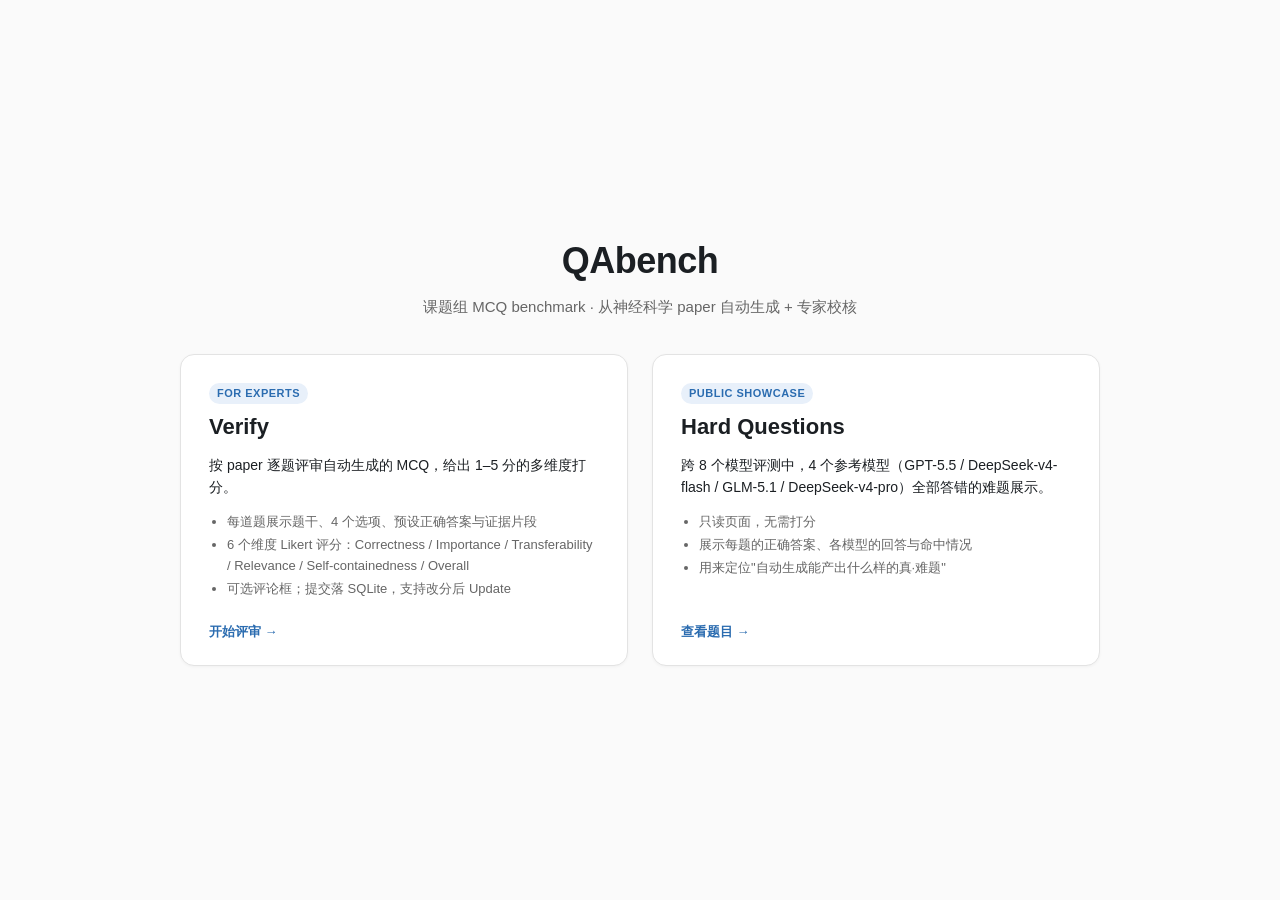
<file: frontend/index.html>
<!DOCTYPE html>
<html lang="zh-CN">
<head>
  <meta charset="UTF-8">
  <title>QAbench</title>
  <meta name="viewport" content="width=device-width, initial-scale=1">
  <link rel="stylesheet" href="css/style.css">
</head>
<body>
  <main class="landing">
    <header class="landing-header">
      <h1>QAbench</h1>
      <p class="landing-sub">课题组 MCQ benchmark · 从神经科学 paper 自动生成 + 专家校核</p>
    </header>

    <div class="landing-cards">
      <a class="landing-card" href="verify.html">
        <div class="landing-card-head">
          <span class="landing-card-tag">For experts</span>
          <h2>Verify</h2>
        </div>
        <p class="landing-card-lede">按 paper 逐题评审自动生成的 MCQ，给出 1–5 分的多维度打分。</p>
        <ul class="landing-card-list">
          <li>每道题展示题干、4 个选项、预设正确答案与证据片段</li>
          <li>6 个维度 Likert 评分：Correctness / Importance / Transferability / Relevance / Self-containedness / Overall</li>
          <li>可选评论框；提交落 SQLite，支持改分后 Update</li>
        </ul>
        <span class="landing-card-cta">开始评审 →</span>
      </a>

      <a class="landing-card" href="hard.html">
        <div class="landing-card-head">
          <span class="landing-card-tag">Public showcase</span>
          <h2>Hard Questions</h2>
        </div>
        <p class="landing-card-lede">跨 8 个模型评测中，4 个参考模型（GPT-5.5 / DeepSeek-v4-flash / GLM-5.1 / DeepSeek-v4-pro）全部答错的难题展示。</p>
        <ul class="landing-card-list">
          <li>只读页面，无需打分</li>
          <li>展示每题的正确答案、各模型的回答与命中情况</li>
          <li>用来定位"自动生成能产出什么样的真·难题"</li>
        </ul>
        <span class="landing-card-cta">查看题目 →</span>
      </a>
    </div>
  </main>
</body>
</html>
</file>
<file: frontend/css/style.css>
:root {
  --fg: #1b1f23;
  --fg-muted: #666;
  --bg: #fafafa;
  --card-bg: #fff;
  --border: #e3e3e3;
  --accent: #2b6cb0;
  --accent-weak: #e8f0fa;
  --correct: #2e7d32;
  --correct-weak: #e8f5e9;
  --ref-chip: #c53030;
  --ref-chip-weak: #ffeaea;
  --other-chip: #666;
  --other-chip-weak: #f0f0f0;
}

* { box-sizing: border-box; }

html, body {
  margin: 0;
  padding: 0;
  font-family: -apple-system, BlinkMacSystemFont, "Segoe UI", Roboto, "Helvetica Neue", Arial, sans-serif;
  color: var(--fg);
  background: var(--bg);
  font-size: 15px;
  line-height: 1.5;
}

a { color: var(--accent); }

/* ============================================================= landing */
.landing {
  min-height: 100vh;
  display: flex;
  flex-direction: column;
  align-items: center;
  justify-content: center;
  gap: 36px;
  padding: 48px 24px;
  box-sizing: border-box;
}

.landing-header {
  text-align: center;
  max-width: 720px;
}
.landing-header h1 {
  margin: 0 0 8px;
  font-size: 36px;
  letter-spacing: -0.5px;
}
.landing-sub {
  margin: 0;
  color: var(--fg-muted);
  font-size: 15px;
}

.landing-cards {
  display: grid;
  grid-template-columns: repeat(auto-fit, minmax(320px, 1fr));
  gap: 24px;
  width: 100%;
  max-width: 920px;
}

.landing-card {
  display: flex;
  flex-direction: column;
  gap: 12px;
  padding: 28px 28px 24px;
  background: var(--card-bg);
  border: 1px solid var(--border);
  border-radius: 14px;
  text-decoration: none;
  color: var(--fg);
  box-shadow: 0 1px 3px rgba(0,0,0,0.04);
  transition: transform 0.12s ease, box-shadow 0.12s ease, border-color 0.12s ease;
}
.landing-card:hover {
  transform: translateY(-2px);
  box-shadow: 0 6px 18px rgba(0,0,0,0.08);
  border-color: var(--accent);
}

.landing-card-head {
  display: flex;
  flex-direction: column;
  gap: 6px;
}
.landing-card-tag {
  display: inline-block;
  width: fit-content;
  font-size: 11px;
  font-weight: 600;
  letter-spacing: 0.5px;
  text-transform: uppercase;
  color: var(--accent);
  background: var(--accent-weak);
  padding: 2px 8px;
  border-radius: 999px;
}
.landing-card h2 {
  margin: 0;
  font-size: 22px;
  font-weight: 700;
}

.landing-card-lede {
  margin: 0;
  color: var(--fg);
  font-size: 14px;
  line-height: 1.55;
}

.landing-card-list {
  margin: 2px 0 0;
  padding: 0 0 0 18px;
  color: var(--fg-muted);
  font-size: 13px;
  line-height: 1.6;
}
.landing-card-list li { margin-bottom: 2px; }

.landing-card-cta {
  margin-top: auto;
  padding-top: 8px;
  font-size: 13px;
  font-weight: 600;
  color: var(--accent);
}

/* Legacy .btn used elsewhere; keep for back-compat */
.landing a.btn {
  display: block;
  padding: 48px 64px;
  background: var(--card-bg);
  border: 1px solid var(--border);
  border-radius: 12px;
  text-decoration: none;
  color: var(--fg);
  font-size: 20px;
  font-weight: 600;
  box-shadow: 0 1px 3px rgba(0,0,0,0.04);
  transition: transform 0.1s, box-shadow 0.1s;
}

.landing a.btn:hover {
  transform: translateY(-2px);
  box-shadow: 0 4px 12px rgba(0,0,0,0.08);
}

/* ============================================================= common */
.page {
  max-width: 1000px;
  margin: 0 auto;
  padding: 24px 20px 80px;
}

.banner {
  background: var(--accent-weak);
  border-left: 3px solid var(--accent);
  padding: 10px 14px;
  margin-bottom: 20px;
  border-radius: 4px;
  font-size: 14px;
  color: var(--fg);
}

h1 { font-size: 22px; margin: 0 0 16px; }
h2 { font-size: 16px; margin: 24px 0 8px; }

/* ============================================================= filters */
.filters {
  display: flex;
  flex-wrap: wrap;
  gap: 12px;
  padding: 12px;
  background: var(--card-bg);
  border: 1px solid var(--border);
  border-radius: 8px;
  margin-bottom: 20px;
  font-size: 13px;
  align-items: center;
}

.filter-group {
  display: flex;
  gap: 6px;
  align-items: center;
  flex-wrap: wrap;
}

.filter-group label {
  display: inline-flex;
  gap: 4px;
  align-items: center;
  padding: 3px 8px;
  background: var(--bg);
  border: 1px solid var(--border);
  border-radius: 999px;
  cursor: pointer;
  user-select: none;
}

.filter-group label.on {
  background: var(--accent-weak);
  border-color: var(--accent);
  color: var(--accent);
}

.filter-group input { display: none; }

.filter-group .label-title {
  font-weight: 600;
  color: var(--fg-muted);
  margin-right: 4px;
}

.count-pill {
  margin-left: auto;
  padding: 3px 10px;
  background: var(--accent);
  color: #fff;
  border-radius: 999px;
  font-size: 12px;
  font-weight: 600;
}

/* ============================================================= cards */
.card {
  background: var(--card-bg);
  border: 1px solid var(--border);
  border-radius: 8px;
  padding: 18px 20px;
  margin-bottom: 16px;
  box-shadow: 0 1px 2px rgba(0,0,0,0.03);
}

.paper-title {
  font-size: 13px;
  color: var(--fg-muted);
  margin-bottom: 6px;
  font-style: italic;
}

.question-stem {
  font-weight: 500;
  margin-bottom: 12px;
  white-space: pre-wrap;
}

.options {
  list-style: none;
  padding: 0;
  margin: 0 0 12px;
}

.options li {
  padding: 8px 10px;
  margin-bottom: 4px;
  border: 1px solid var(--border);
  border-radius: 4px;
  background: var(--bg);
}

.options li.correct {
  background: var(--correct-weak);
  border-color: var(--correct);
}

.options li.correct::before {
  content: "✓ ";
  color: var(--correct);
  font-weight: bold;
}

.chips {
  display: flex;
  flex-wrap: wrap;
  gap: 6px;
  margin-top: 10px;
  font-size: 12px;
}

.chip {
  padding: 2px 8px;
  border-radius: 999px;
  background: var(--other-chip-weak);
  color: var(--other-chip);
  border: 1px solid var(--border);
}

.chip.ref {
  background: var(--ref-chip-weak);
  color: var(--ref-chip);
  border-color: #f5c6c6;
  font-weight: 600;
}

.chip.tag {
  background: #f0f4ff;
  color: #2b4fa0;
  border-color: #d0dcff;
}

.chip-label {
  color: var(--fg-muted);
  font-size: 11px;
  margin-right: 2px;
  align-self: center;
}

/* ============================================================= verify */
.evidence {
  margin: 12px 0;
  padding: 10px 12px;
  background: var(--bg);
  border: 1px dashed var(--border);
  border-radius: 4px;
  font-size: 13px;
}

.evidence summary {
  cursor: pointer;
  user-select: none;
  color: var(--accent);
  font-weight: 500;
}

.evidence-content {
  margin-top: 8px;
  white-space: pre-wrap;
  color: var(--fg-muted);
}

.evidence-content .passage {
  margin: 6px 0;
  padding: 6px 8px;
  background: #fff;
  border-left: 2px solid var(--accent);
}

.questionnaire {
  margin-top: 14px;
  padding: 14px;
  background: #fafbfc;
  border: 1px solid var(--border);
  border-radius: 6px;
}

.questionnaire .q-row {
  margin-bottom: 10px;
}

.questionnaire .q-prompt {
  font-size: 13px;
  font-weight: 600;
  margin-bottom: 4px;
}

/* Per-dimension anchor hints (shown when questionnaire.json dimension has `anchors`) */
.questionnaire .q-anchors {
  display: flex;
  gap: 12px;
  margin: 2px 0 6px 0;
  font-size: 12px;
  color: var(--fg-muted);
  line-height: 1.4;
  flex-wrap: wrap;
}
.questionnaire .q-anchor { flex: 1 1 0; min-width: 220px; }
.questionnaire .q-anchor b {
  color: var(--fg);
  font-weight: 600;
  margin-right: 4px;
}

.questionnaire .q-opts {
  display: flex;
  flex-wrap: wrap;
  gap: 6px;
}

.questionnaire .q-opts label {
  padding: 4px 10px;
  border: 1px solid var(--border);
  border-radius: 4px;
  background: #fff;
  cursor: pointer;
  font-size: 13px;
}

.questionnaire .q-opts label.sel {
  background: var(--accent-weak);
  border-color: var(--accent);
  color: var(--accent);
  font-weight: 600;
}

.questionnaire .q-opts input { display: none; }

/* 1..N scale buttons (verify.html) */
.scale-row {
  display: flex;
  align-items: center;
  gap: 6px;
}

.scale-end {
  color: var(--fg-muted);
  font-size: 12px;
  padding: 0 6px;
  min-width: 20px;
  text-align: center;
}

.scale-btn {
  min-width: 36px;
  text-align: center;
  font-variant-numeric: tabular-nums;
}

.questionnaire textarea {
  width: 100%;
  min-height: 60px;
  padding: 8px;
  border: 1px solid var(--border);
  border-radius: 4px;
  font-family: inherit;
  font-size: 13px;
  resize: vertical;
}

.submit-row {
  display: flex;
  align-items: center;
  gap: 10px;
  margin-top: 10px;
}

.submit-row button {
  padding: 7px 18px;
  background: var(--accent);
  color: #fff;
  border: none;
  border-radius: 4px;
  font-size: 14px;
  font-weight: 500;
  cursor: pointer;
}

.submit-row button:disabled {
  background: var(--border);
  cursor: not-allowed;
}

.submit-row button:hover:not(:disabled) {
  background: #1e5a94;
}

.submit-status {
  font-size: 13px;
}

.submit-status.ok { color: var(--correct); font-weight: 600; }
.submit-status.err { color: var(--ref-chip); }

/* paper selector */
.paper-select {
  display: flex;
  gap: 8px;
  margin-bottom: 20px;
  align-items: center;
}

.paper-select select {
  flex: 1;
  padding: 7px 10px;
  font-size: 14px;
  border: 1px solid var(--border);
  border-radius: 4px;
  background: #fff;
}

.progress-pill {
  position: fixed;
  top: 16px;
  right: 20px;
  background: var(--accent);
  color: #fff;
  padding: 6px 14px;
  border-radius: 999px;
  font-size: 13px;
  font-weight: 600;
  box-shadow: 0 2px 6px rgba(0,0,0,0.15);
  z-index: 10;
}
</file>
